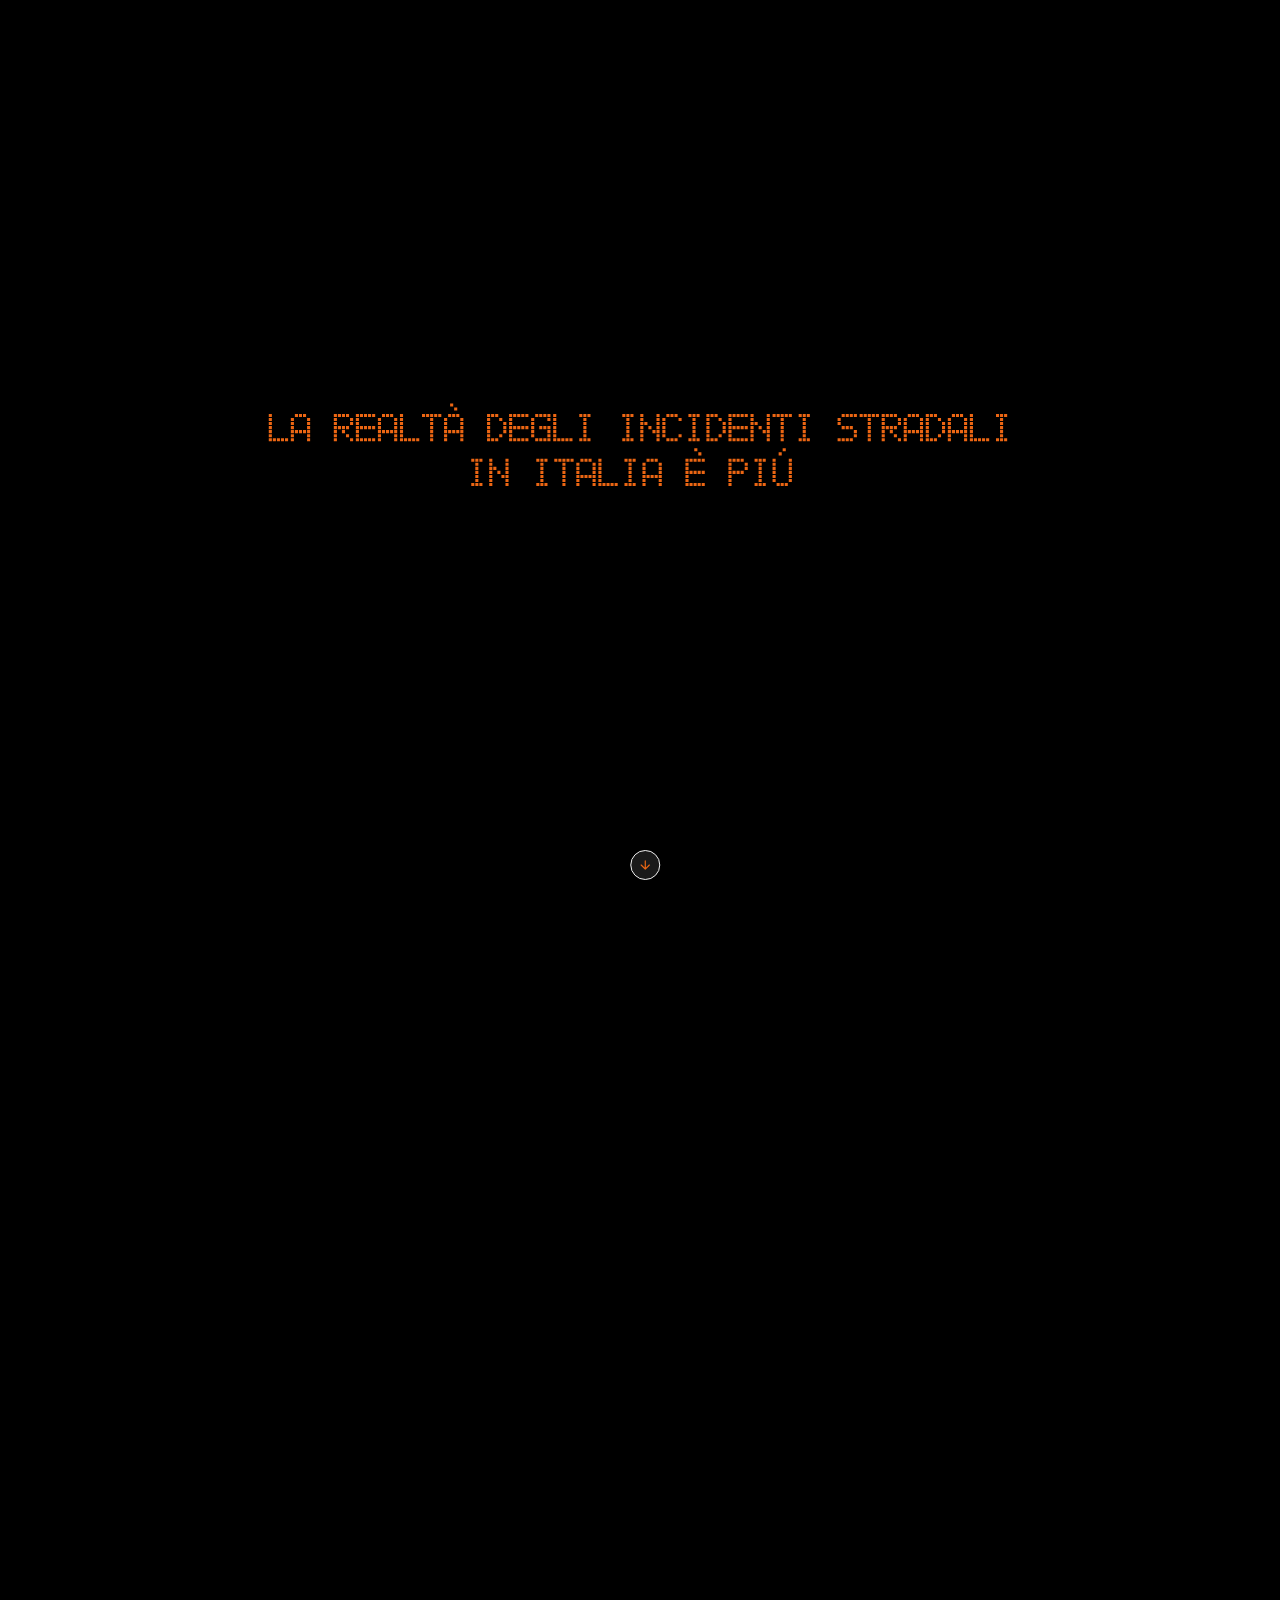
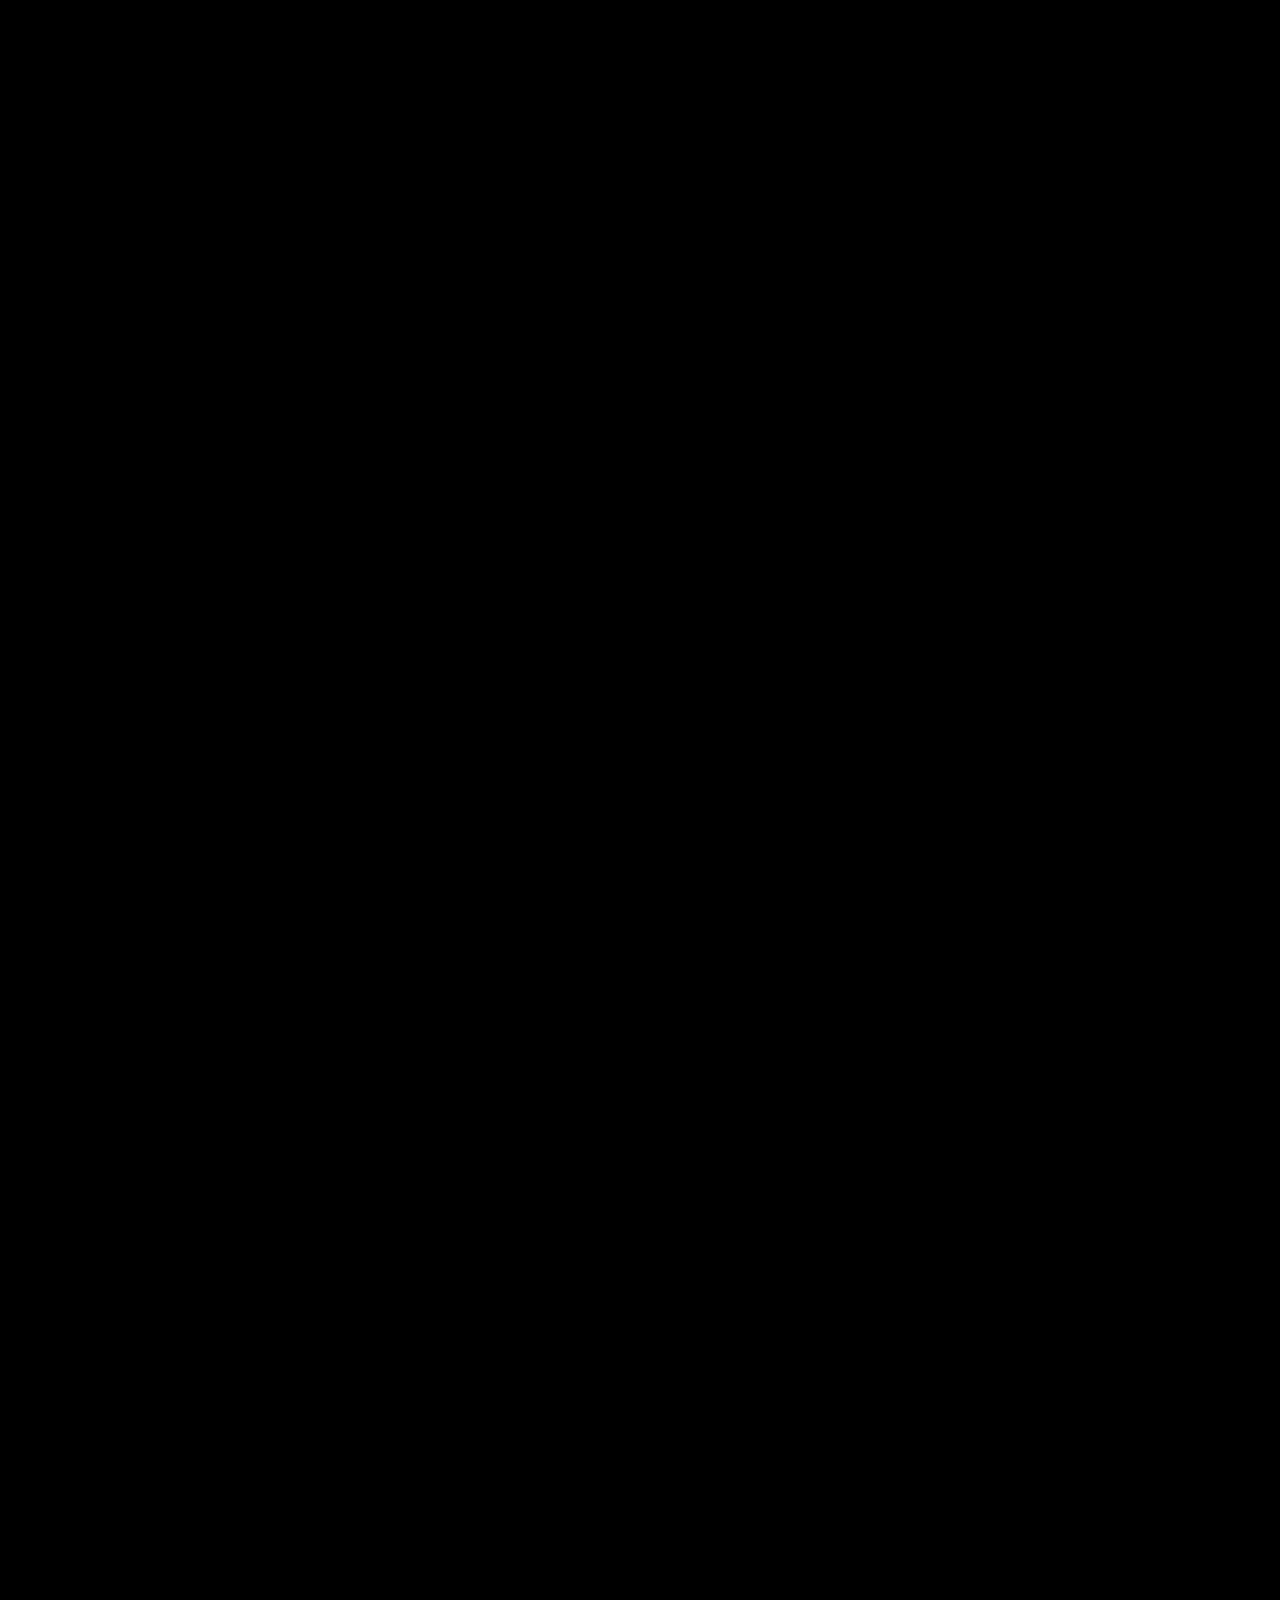
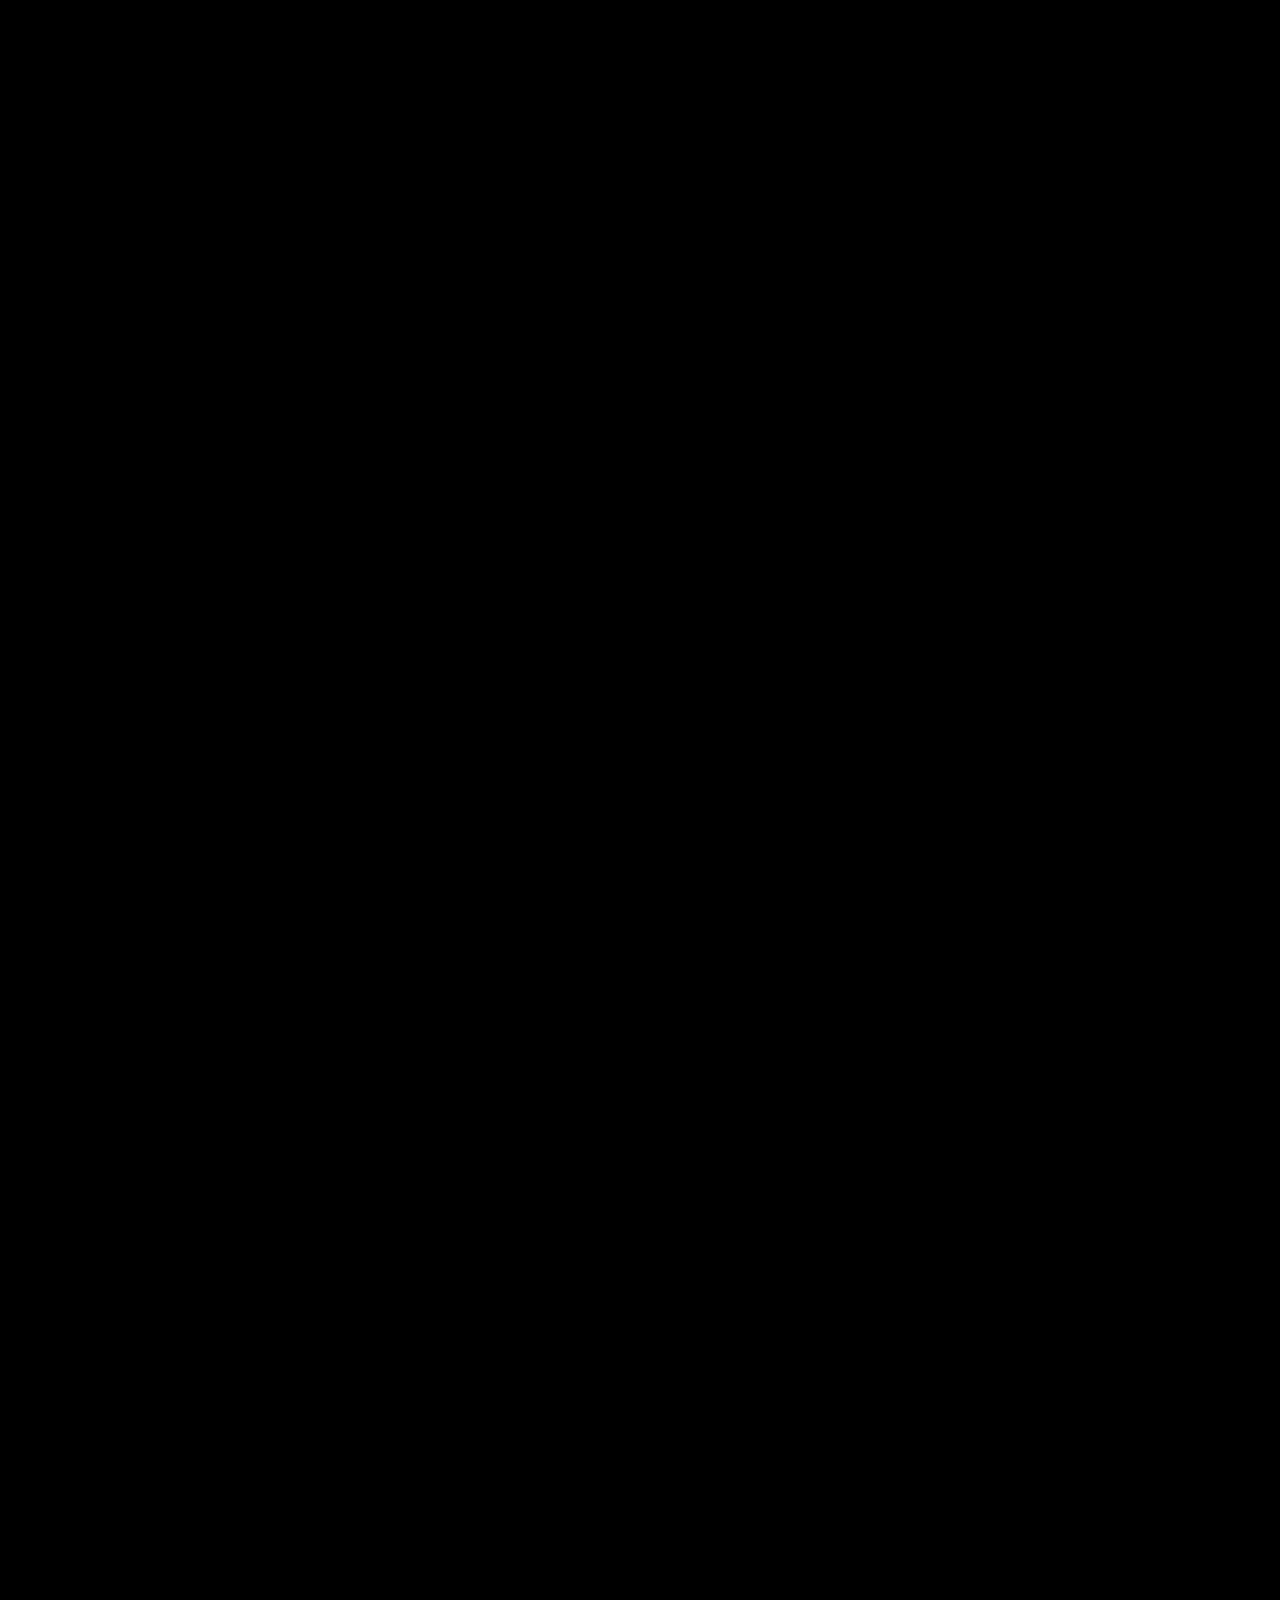
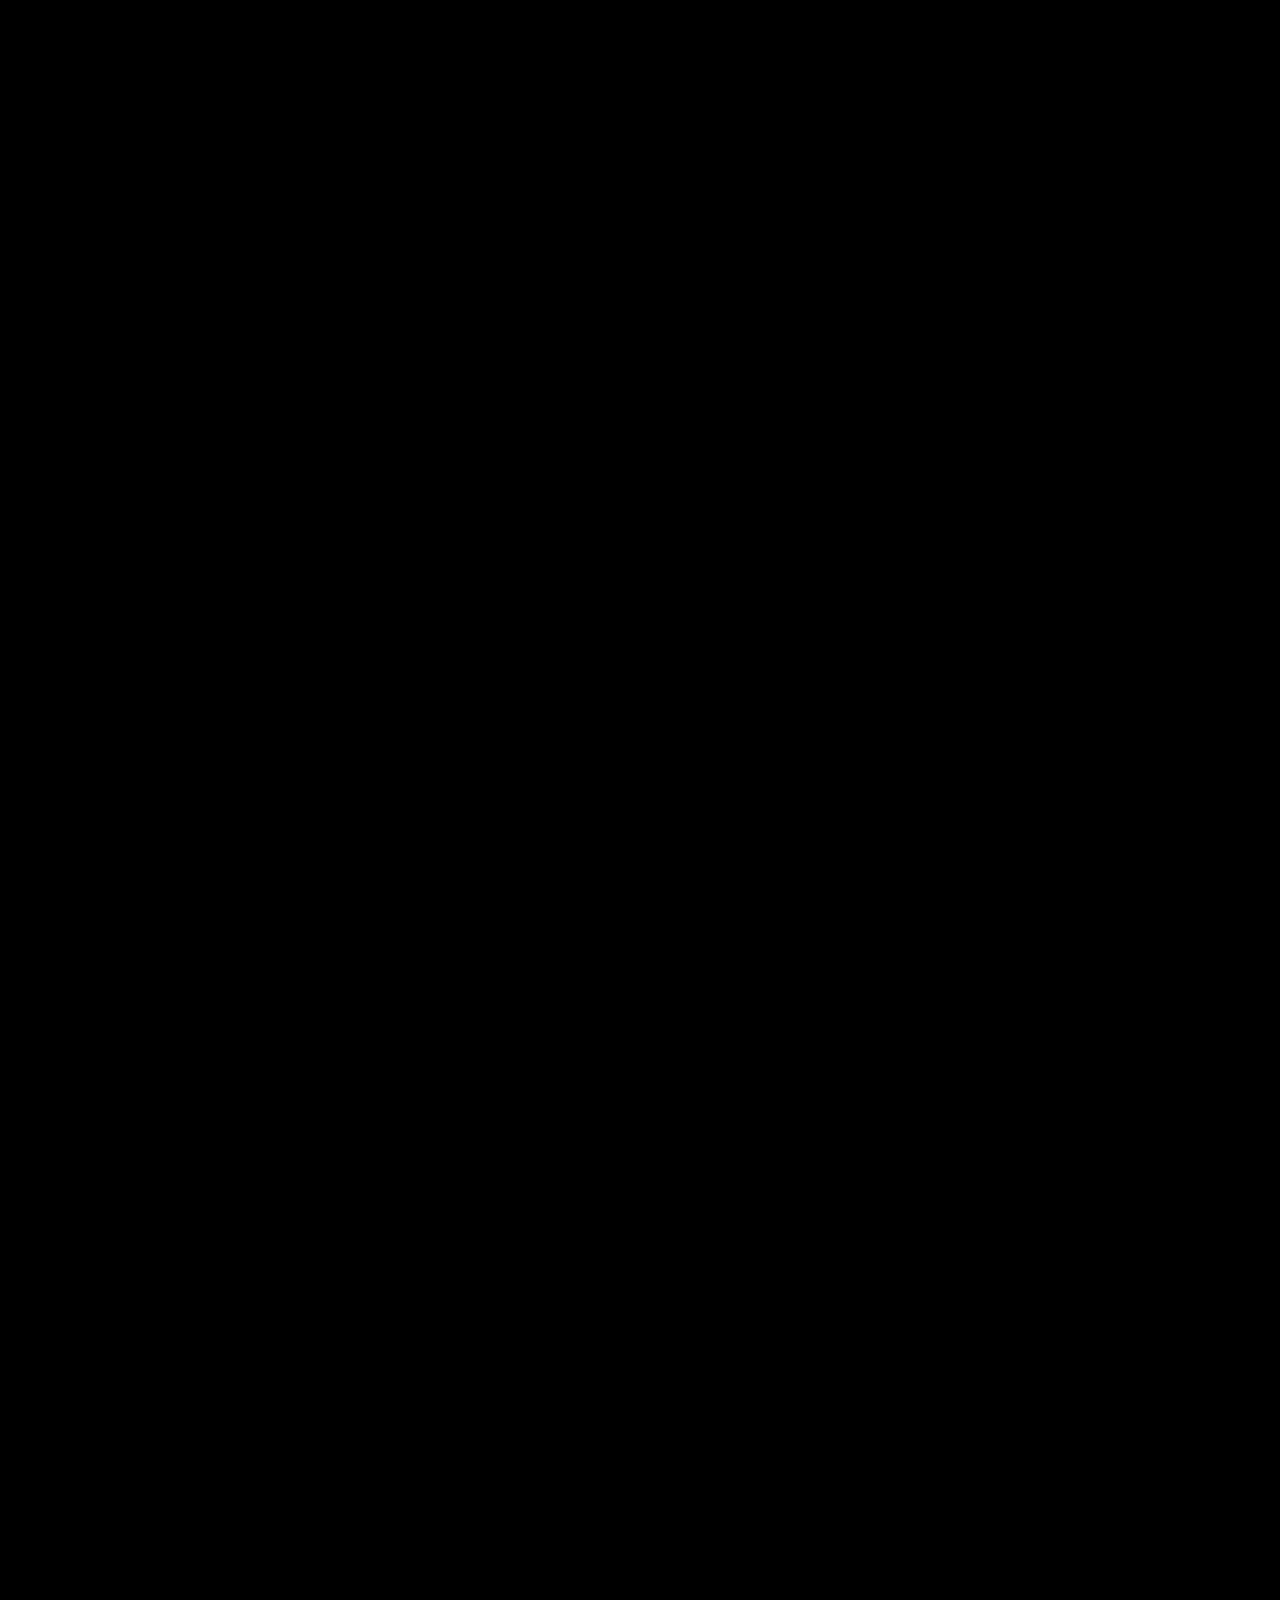
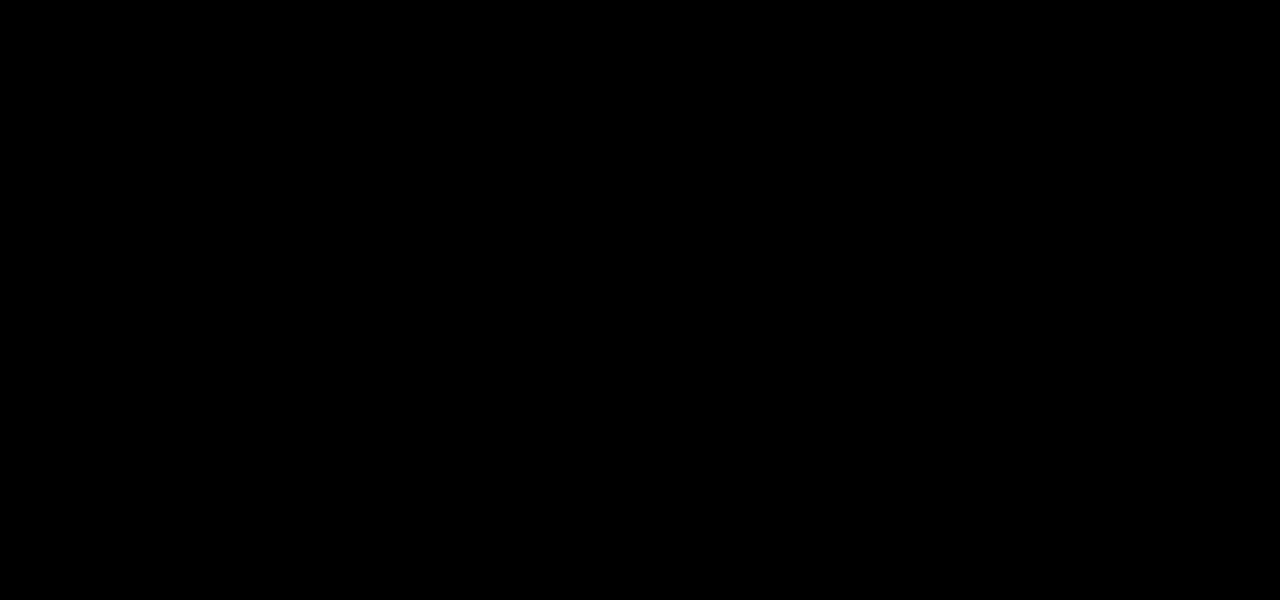
<file: index.html>
<!DOCTYPE html>
<html lang="en">
  <head>
    <meta charset="utf-8" />
    <meta name="viewport" content="width=device-width, initial-scale=1.0" />

    <title>Incidenti stradali</title>

    <link rel="stylesheet" type="text/css" href="style.css" />

    <script src="libraries/p5.min.js"></script>
    <script src="libraries/p5.sound.min.js"></script>
  </head>

  <body>

    <!-- ========================================
         NAVBAR - Barra di navigazione in alto
         ======================================== -->
    <nav id="navbar">
      <div class="nav-left">
        <a href="#intro" class="nav-item active" data-section="0">Intro</a>
        <a href="#incidenti" class="nav-item" data-section="1">Incidenti</a>
        <div class="nav-item dropdown" data-section="2">
          <a href="#responsabilita" class="dropdown-link">Responsabilità</a>
          <div class="dropdown-menu" id="dropdown-responsabilita-menu">
            <a href="javascript:void(0)" class="dropdown-item" data-categoria="conducenti">Conducenti</a>
            <a href="javascript:void(0)" class="dropdown-item" data-categoria="cause-esterne-concomitanti">Cause esterne e concomitanti</a>
            <a href="javascript:void(0)" class="dropdown-item" data-categoria="non-conducenti">Non conducenti</a>
          </div>
        </div>
        <span class="nav-separator" id="nav-separator" style="display: none;">/</span>
        <div class="nav-item nav-item-sub dropdown" id="nav-categoria-container" style="display: none;">
          <a href="#dettaglio" class="dropdown-link" id="nav-categoria" data-section="3">Dettaglio</a>
          <div class="dropdown-menu" id="dropdown-categoria-menu">
            <a href="javascript:void(0)" class="dropdown-item" data-categoria="conducenti">Conducenti</a>
            <a href="javascript:void(0)" class="dropdown-item" data-categoria="cause-esterne-concomitanti">Cause esterne e concomitanti</a>
            <a href="javascript:void(0)" class="dropdown-item" data-categoria="non-conducenti">Non conducenti</a>
          </div>
        </div>
      </div>

      <!-- Counter centrale che appare dopo la sezione 6 -->
      <div id="navbar-counter" class="navbar-counter">
        <!-- Sezione sinistra: Countdown -->
        <div class="counter-section counter-left">
          <div class="counter-label-top">Prossimo aggiornamento tra:</div>
          <div class="counter-countdown-number" id="counter-countdown-number">0</div>
        </div>
        
        <!-- Sezione centrale: Statistiche -->
        <div class="counter-section counter-center">
          <div class="counter-item">
            <span class="counter-number" id="nav-incidenti">0</span>
            <span class="counter-label">Incidenti</span>
          </div>
          <div class="counter-item">
            <span class="counter-number" id="nav-morti">0</span>
            <span class="counter-label">Morti</span>
          </div>
          <div class="counter-item">
            <span class="counter-number" id="nav-feriti">0</span>
            <span class="counter-label">Feriti</span>
          </div>
        </div>
        
        <!-- Sezione destra: Data e ora -->
        <div class="counter-section counter-right">
          <div class="counter-label-top">Statistiche medie giornaliere del:</div>
          <div class="counter-datetime" id="counter-datetime">2/2/2024 12:08</div>
        </div>
      </div>

      <div class="nav-right">
        <a class="nav-external" href="pages/chi_siamo.html">Chi siamo</a>
        <a class="nav-external" href="pages/dati.html">I dati</a>
      </div>
    </nav>
    
    <!-- Frecce fisse per navigazione checkpoint -->
    <div class="scroll-arrows-container">
      <div id="scroll-arrow-up" class="scroll-arrow scroll-arrow-up">
        <svg width="24" height="24" viewBox="0 0 24 24" fill="none" xmlns="http://www.w3.org/2000/svg">
          <path d="M12 19L12 5M12 5L5 12M12 5L19 12" stroke="white" stroke-width="2" stroke-linecap="round" stroke-linejoin="round"/>
        </svg>
      </div>
      <div id="scroll-arrow-down" class="scroll-arrow scroll-arrow-down">
        <svg width="24" height="24" viewBox="0 0 24 24" fill="none" xmlns="http://www.w3.org/2000/svg">
          <path d="M12 5L12 19M12 19L19 12M12 19L5 12" stroke="white" stroke-width="2" stroke-linecap="round" stroke-linejoin="round"/>
        </svg>
      </div>
    </div>

    <!-- Freccia indietro per tornare alle responsabilità -->
    <div id="back-arrow" class="back-arrow">
      <svg width="24" height="24" viewBox="0 0 24 24" fill="none" xmlns="http://www.w3.org/2000/svg">
        <path d="M19 12H5M5 12L12 19M5 12L12 5" stroke="white" stroke-width="2" stroke-linecap="round" stroke-linejoin="round"/>
      </svg>
    </div>

    <!-- Frecce navigazione tra categorie di dettaglio -->
    <div id="detail-arrow-left" class="detail-arrow detail-arrow-left">
      <svg width="24" height="24" viewBox="0 0 24 24" fill="none" xmlns="http://www.w3.org/2000/svg">
        <path d="M19 12H5M5 12L12 19M5 12L12 5" stroke="white" stroke-width="2" stroke-linecap="round" stroke-linejoin="round"/>
      </svg>
    </div>
    <div id="detail-arrow-right" class="detail-arrow detail-arrow-right">
      <svg width="24" height="24" viewBox="0 0 24 24" fill="none" xmlns="http://www.w3.org/2000/svg">
        <path d="M5 12H19M19 12L12 5M19 12L12 19" stroke="white" stroke-width="2" stroke-linecap="round" stroke-linejoin="round"/>
      </svg>
    </div>
    
    <!-- Info tooltip per descrizioni categorie -->
    <div id="categoria-info-icon" class="categoria-info-icon" style="display: none;">
      <span class="info-circle">i</span>
      <div class="info-tooltip">
        <p id="info-tooltip-text"></p>
      </div>
    </div>
    
    <!-- Info tooltip per formula gradiente -->
    <div id="gradiente-info-icon" class="gradiente-info-icon" style="display: none;">
      <span class="gradiente-info-circle">i</span>
      <div class="gradiente-info-tooltip" id="gradiente-info-tooltip">
        <div class="formula-container">
          <span>Mortalità =</span>
          <div class="formula-fraction">
            <span class="formula-numerator">numero morti</span>
            <span class="formula-denominator">numero incidenti</span>
          </div>
          <span>x 100</span>
        </div>
      </div>
    </div>
    
    <script src="sketch.js"></script>
  </body>
</html>
</file>
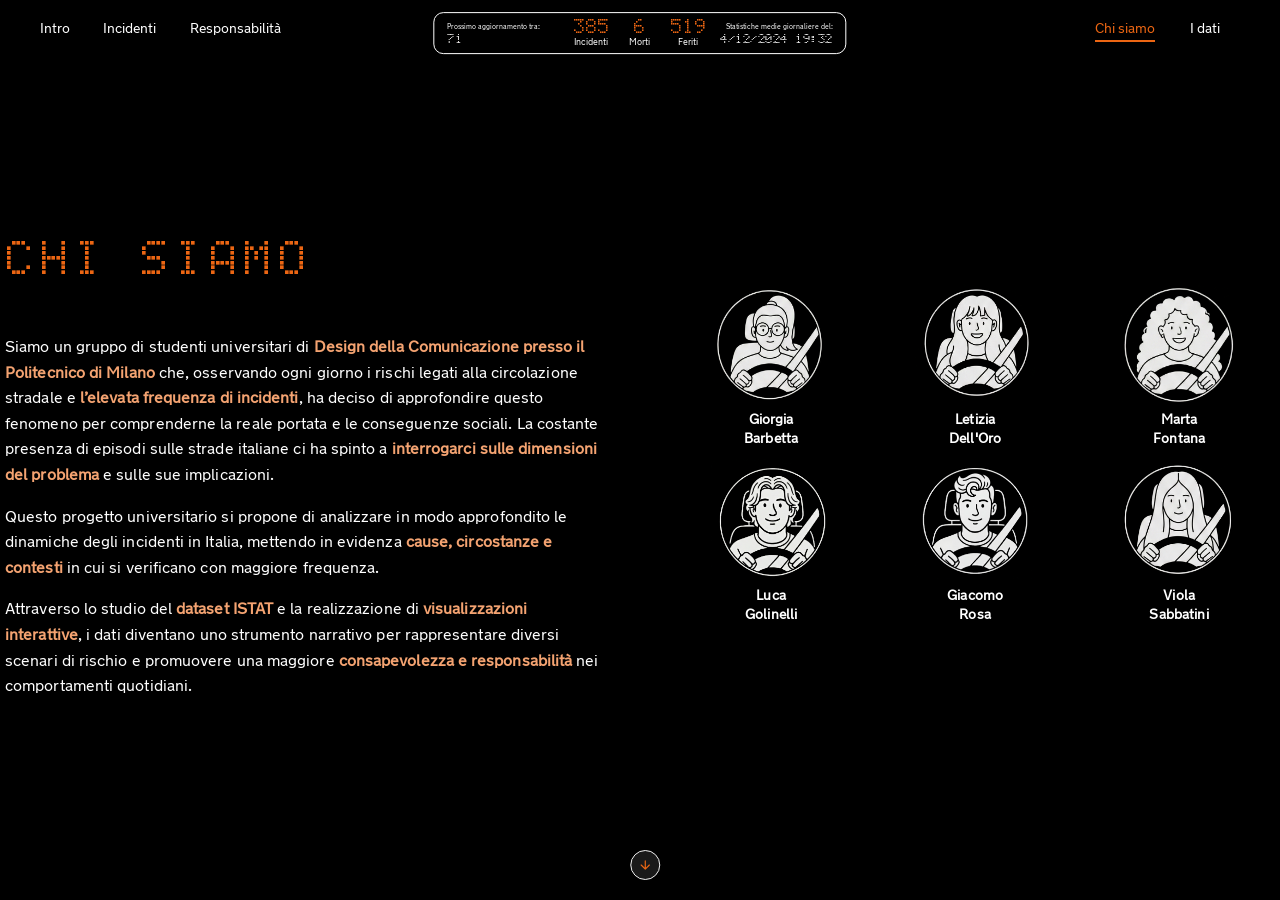
<file: pages/chi_siamo.html>
<!doctype html>
<html lang="it">

<head>
  <meta charset="UTF-8" />
  <meta name="viewport" content="width=device-width, initial-scale=1.0" />
  <title>Chi Siamo - Incidenti Stradali</title>
  <link rel="stylesheet" href="../style.css" />
  <!-- p5 PRIMA del file chi_siamo.js -->
  <script src="../libraries/p5.min.js"></script>
  <script src="../libraries/p5.sound.min.js"></script>
  <script src="../javascript/chi_siamo.js"></script>
</head>

<body>
  <!-- Navbar -->
  <nav id="navbar" class="visible">
    <div class="nav-left">
      <a href="../index.html" class="nav-item" data-section="0"
        onclick="sessionStorage.setItem('skipCounterAnimation', 'true')">Intro</a>
      <a href="../index.html#incidenti" class="nav-item" data-section="1"
        onclick="sessionStorage.setItem('skipCounterAnimation', 'true')">Incidenti</a>
      <div class="nav-item dropdown" data-section="2">
        <a href="../index.html#responsabilita" class="dropdown-link"
          onclick="sessionStorage.setItem('skipCounterAnimation', 'true')">Responsabilità</a>
        <div class="dropdown-menu" id="dropdown-responsabilita-menu">
          <a href="../index.html#conducenti" class="dropdown-item" data-categoria="conducenti"
            onclick="sessionStorage.setItem('skipCounterAnimation', 'true')">Conducenti</a>
          <a href="../index.html#cause-esterne-concomitanti" class="dropdown-item"
            data-categoria="cause-esterne-concomitanti"
            onclick="sessionStorage.setItem('skipCounterAnimation', 'true')">Cause esterne e concomitanti</a>
          <a href="../index.html#non-conducenti" class="dropdown-item" data-categoria="non-conducenti"
            onclick="sessionStorage.setItem('skipCounterAnimation', 'true')">Non conducenti</a>
        </div>
      </div>
      <span class="nav-separator" id="nav-separator" style="display: none">/</span>
      <a href="#dettaglio" class="nav-item nav-item-sub" id="nav-categoria" data-section="3"
        style="display: none">Dettaglio</a>
    </div>

      <!-- Counter centrale che appare dopo la sezione 6 -->
      <div id="navbar-counter" class="navbar-counter">
        <!-- Sezione sinistra: Countdown -->
        <div class="counter-section counter-left">
          <div class="counter-label-top">Prossimo aggiornamento tra:</div>
          <div class="counter-countdown-number" id="counter-countdown-number">0</div>
        </div>
        
        <!-- Sezione centrale: Statistiche -->
        <div class="counter-section counter-center">
          <div class="counter-item">
            <span class="counter-number" id="nav-incidenti">0</span>
            <span class="counter-label">Incidenti</span>
          </div>
          <div class="counter-item">
            <span class="counter-number" id="nav-morti">0</span>
            <span class="counter-label">Morti</span>
          </div>
          <div class="counter-item">
            <span class="counter-number" id="nav-feriti">0</span>
            <span class="counter-label">Feriti</span>
          </div>
        </div>
        
        <!-- Sezione destra: Data e ora -->
        <div class="counter-section counter-right">
          <div class="counter-label-top">Statistiche medie giornaliere del:</div>
          <div class="counter-datetime" id="counter-datetime">2/2/2024 12:08</div>
        </div>
      </div>

    <div class="nav-right">
      <a class="nav-external active" href="chi_siamo.html">Chi siamo</a>
      <a class="nav-external" href="dati.html">I dati</a>
    </div>
  </nav>

  <!-- Sezione Chi Siamo -->
  <section id="chi-siamo" class="sezione-dati">
    <div class="two-column-layout">
      <!-- Colonna sinistra: Chi Siamo -->
      <div class="column">
        <h1>CHI SIAMO</h1>
        <p class="description">
          Siamo un gruppo di studenti universitari di <b>Design della Comunicazione presso il Politecnico di Milano</b> che,
          osservando ogni giorno i rischi legati alla circolazione stradale e <b>l’elevata frequenza di incidenti</b>, ha
          deciso di approfondire questo fenomeno per comprenderne la reale portata e le conseguenze sociali. La costante
          presenza di episodi sulle strade italiane ci ha spinto a <b>interrogarci sulle dimensioni del problema</b> e sulle
          sue implicazioni.
        </p>
        <p class="description">
          Questo progetto universitario si propone di analizzare in modo approfondito le dinamiche degli incidenti in
          Italia, mettendo in evidenza <b>cause, circostanze e contesti</b> in cui si verificano con maggiore frequenza.
        </p>
        <p class="description">
          Attraverso lo studio del <b>dataset ISTAT</b> e la realizzazione di <b>visualizzazioni interattive</b>, i dati diventano uno
          strumento narrativo per rappresentare diversi scenari di rischio e promuovere una maggiore <b>consapevolezza e
          responsabilità</b> nei comportamenti quotidiani.
        </p>
      </div>

      <!-- Colonna destra: Team -->
      <div class="column-images">
        <div class="team-grid">
          <div class="team-card">
            <img src="../Assets/Images/giorgia.png" alt="Giorgia Barbetta" class="team-photo" />
            <div class="card-name">
              <span>Giorgia</span>
              <span>Barbetta</span>
            </div>
          </div>
          <div class="team-card">
            <img src="../Assets/Images/letizia.png" alt="Letizia Dell'Oro" class="team-photo" />
            <div class="card-name">
              <span>Letizia</span>
              <span>Dell'Oro</span>
            </div>
          </div>
          <div class="team-card">
            <img src="../Assets/Images/marta.png" alt="Marta Fontana" class="team-photo" />
            <div class="card-name">
              <span>Marta</span>
              <span>Fontana</span>
            </div>
          </div>
          <div class="team-card">
            <img src="../Assets/Images/luca.png" alt="Luca Golinelli" class="team-photo" />
            <div class="card-name">
              <span>Luca</span>
              <span>Golinelli</span>
            </div>
          </div>
          <div class="team-card">
            <img src="../Assets/Images/giacomo.png" alt="Giacomo Rosa" class="team-photo" />
            <div class="card-name">
              <span>Giacomo</span>
              <span>Rosa</span>
            </div>
          </div>
          <div class="team-card">
            <img src="../Assets/Images/viola.png" alt="Viola Sabbatini" class="team-photo" />
            <div class="card-name">
              <span>Viola</span>
              <span>Sabbatini</span>
            </div>
          </div>
        </div>
      </div>
    </div>
  </section>

  <!-- Frecce fisse per navigazione checkpoint -->
  <div class="scroll-arrows-container">
    <div id="scroll-arrow-up" class="scroll-arrow scroll-arrow-up">
      <svg width="24" height="24" viewBox="0 0 24 24" fill="none" xmlns="http://www.w3.org/2000/svg">
        <path d="M12 19L12 5M12 5L5 12M12 5L19 12" stroke="white" stroke-width="2" stroke-linecap="round"
          stroke-linejoin="round" />
      </svg>
    </div>
    <div id="scroll-arrow-down" class="scroll-arrow scroll-arrow-down">
      <svg width="24" height="24" viewBox="0 0 24 24" fill="none" xmlns="http://www.w3.org/2000/svg">
        <path d="M12 5L12 19M12 19L19 12M12 19L5 12" stroke="white" stroke-width="2" stroke-linecap="round"
          stroke-linejoin="round" />
      </svg>
    </div>
  </div>

  <!--FOOTER-->
  <section class="credits-section">
    <div class="credits-page">

      <div class="credits-header">
        <div class="credits-brand-left">
          <img class="credits-logo-polimi" src="../Assets/Images/logo_politecnico.svg" alt="Politecnico di Milano" />
        </div>

        <div class="credits-brand-right">
          <img class="credits-logo-necst" src="../Assets/Images/logo_NECTS.svg" alt="NECST Laboratory" />
          <img class="credits-logo-density" src="../Assets/Images/logo_DensityDesign.svg" alt="DENSITY GN+" />
        </div>
      </div>

      <!-- CONTENUTO CENTRATO/ABBASSATO -->
      <div class="credits-content">
        <p class="credits-intro">
          Laurea Triennale in Design della Comunicazione<br />
          Laboratorio di Computer Grafica per l’Information Design<br />
          Anno Accademico 2025/2026
        </p>

        <section class="credits-cols" aria-label="Crediti e risorse">
          <div>
            <h3 class="credits-section-title">Docenti</h3>
            <div class="credits-block">
              <div class="credits-bar" style="height: 3.2rem"></div>
              <div>
                <ul class="credits-clean">
                  <li>Conficconi Davide</li>
                  <li>Mauri Michele</li>
                </ul>
              </div>
            </div>

            <h3 class="credits-section-title" style="margin-top: 0.9rem">
              Cultori della materia
            </h3>
            <div class="credits-block">
              <div class="credits-bar" style="height: 3.2rem"></div>
              <div>
                <ul class="credits-clean">
                  <li>Facchini Alessandra</li>
                  <li>Nazzari Alessandro</li>
                </ul>
              </div>
            </div>
          </div>

          <div>
            <h3 class="credits-section-title">Progetto a cura di</h3>
            <div class="credits-block">
              <div class="credits-bar" style="height: 11.3rem"></div>
              <div>
                <ul class="credits-clean">
                  <li>Barbetta Giorgia</li>
                  <li>Dell’Oro Letizia</li>
                  <li>Fontana Marta</li>
                  <li>Golinelli Luca</li>
                  <li>Rosa Giacomo</li>
                  <li>Sabbatini Viola</li>
                </ul>
              </div>
            </div>
          </div>

          <div>
            <h3 class="credits-section-title">Per approfondire</h3>
            <div class="credits-block">
              <div class="credits-bar" style="height: 5.5rem"></div>
              <div class="credits-links">
                <a href="https://www.istat.it/comunicato-stampa/incidenti-stradali-in-italia-2024/" target="_blank"
                  rel="noreferrer">
                  Visita il sito dell’ISTAT
                  <svg class="credits-ext" viewBox="0 0 24 24" fill="none" aria-hidden="true">
                    <path d="M14 5h5v5" stroke="currentColor" stroke-width="2" stroke-linecap="round"
                      stroke-linejoin="round" />
                    <path d="M10 14L19 5" stroke="currentColor" stroke-width="2" stroke-linecap="round" />
                    <path d="M19 14v5H5V5h5" stroke="currentColor" stroke-width="2" stroke-linecap="round"
                      stroke-linejoin="round" />
                  </svg>
                </a>

                <a href="https://www.istat.it/wp-content/uploads/2025/07/REPORT_INCIDENTI_STRADALI_2024.pdf"
                  target="_blank" rel="noreferrer">
                  Visualizza report del 2024
                  <svg class="credits-ext" viewBox="0 0 24 24" fill="none" aria-hidden="true">
                    <path d="M14 5h5v5" stroke="currentColor" stroke-width="2" stroke-linecap="round"
                      stroke-linejoin="round" />
                    <path d="M10 14L19 5" stroke="currentColor" stroke-width="2" stroke-linecap="round" />
                    <path d="M19 14v5H5V5h5" stroke="currentColor" stroke-width="2" stroke-linecap="round"
                      stroke-linejoin="round" />
                  </svg>
                </a>

                <a href="https://docs.google.com/spreadsheets/d/1hCYG5egUPgJF1pFeJl0nH7oTFf1VtAod-id41BWjpTE/edit?usp=sharing"
                  target="_blank" rel="noreferrer">
                  Consulta il dataset da noi riordinato
                  <svg class="credits-ext" viewBox="0 0 24 24" fill="none" aria-hidden="true">
                    <path d="M14 5h5v5" stroke="currentColor" stroke-width="2" stroke-linecap="round"
                      stroke-linejoin="round" />
                    <path d="M10 14L19 5" stroke="currentColor" stroke-width="2" stroke-linecap="round" />
                    <path d="M19 14v5H5V5h5" stroke="currentColor" stroke-width="2" stroke-linecap="round"
                      stroke-linejoin="round" />
                  </svg>
                </a>
              </div>
            </div>
          </div>
        </section>
      </div>

      <footer class="credits-footer">
        <div class="credits-copy">© CC-BY 4.0 Gli autori / The authors</div>
        <div class="credits-lang">
          <div>
            [ENG] Except where otherwise noted, all content on this website is
            licensed under the Creative Commons Attribution 4.0 International
            License (CC BY 4.0). You are free to share and adapt the material,
            including for commercial use, provided appropriate credit is
            given.
          </div>
          <div>
            [ITA] Salvo diversa indicazione, tutti i contenuti di questo sito
            web sono concessi in licenza Creative Commons Attribution 4.0
            International License (CC BY 4.0). Sei libero di condividere e
            adattare il materiale, anche per scopi commerciali, a condizione
            di menzionare i creatori come autori originali dell’opera.
          </div>
        </div>
      </footer>
    </div>
  </section>
</body>

</html>
</file>
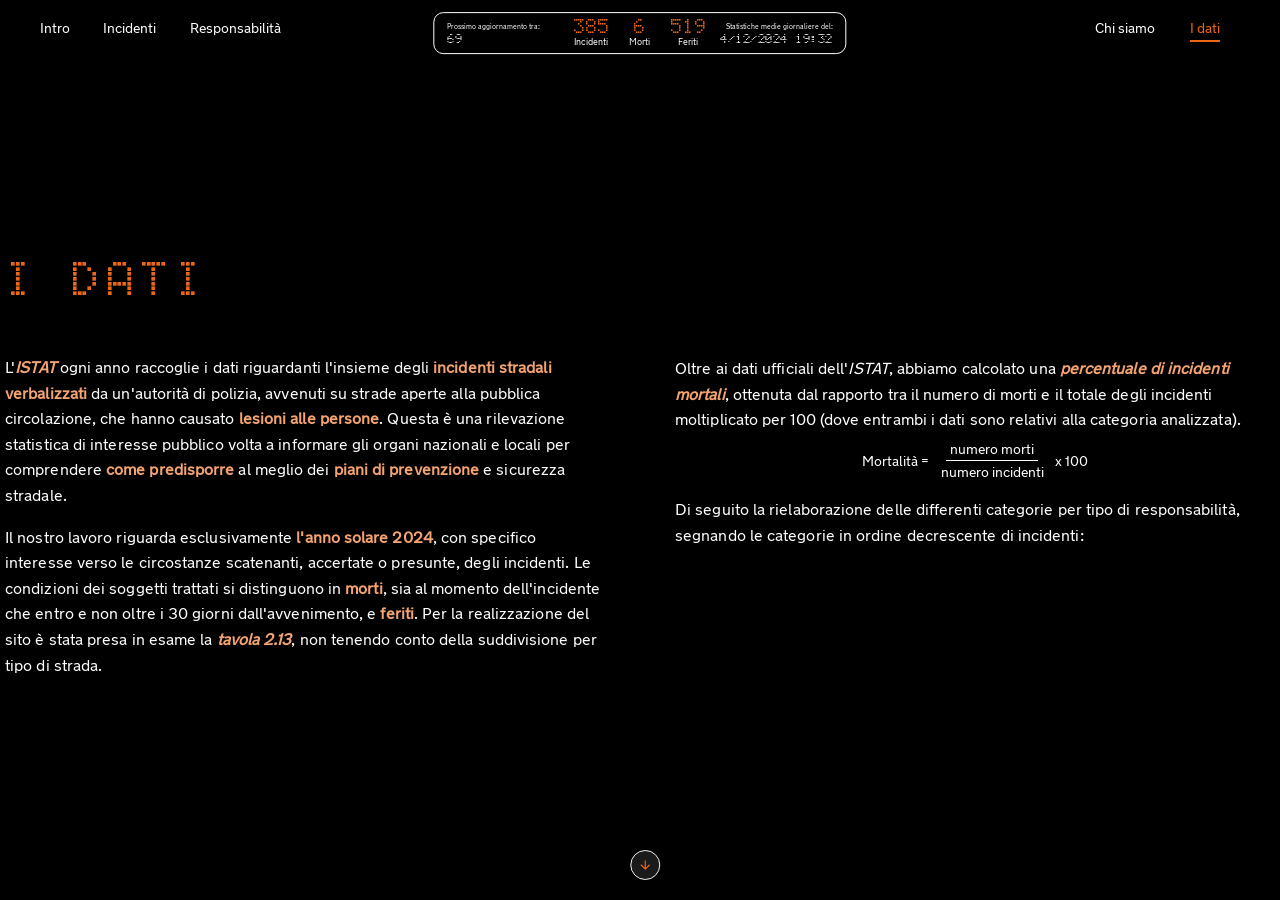
<file: pages/dati.html>
<!DOCTYPE html>
<html lang="it">

<head>
  <meta charset="utf-8" />
  <meta name="viewport" content="width=device-width, initial-scale=1.0" />
  <title>I Dati - Incidenti Stradali</title>
  <!--collego css-->
  <link rel="stylesheet" href="../style.css" />
  <!--collego js - p5 PRIMA del file dati.js-->
  <script src="../libraries/p5.min.js"></script>
  <script src="../libraries/p5.sound.min.js"></script>
  <script src="../javascript/dati.js"></script>

</head>

<body>
  <!-- Navbar -->
  <nav id="navbar" class="visible">
    <div class="nav-left">
      <a href="../index.html" class="nav-item" data-section="0"
        onclick="sessionStorage.setItem('skipCounterAnimation', 'true')">Intro</a>
      <a href="../index.html#incidenti" class="nav-item" data-section="1"
        onclick="sessionStorage.setItem('skipCounterAnimation', 'true')">Incidenti</a>
      <div class="nav-item dropdown" data-section="2">
        <a href="../index.html#responsabilita" class="dropdown-link"
          onclick="sessionStorage.setItem('skipCounterAnimation', 'true')">Responsabilità</a>
        <div class="dropdown-menu" id="dropdown-responsabilita-menu">
          <a href="../index.html#conducenti" class="dropdown-item" data-categoria="conducenti"
            onclick="sessionStorage.setItem('skipCounterAnimation', 'true')">Conducenti</a>
          <a href="../index.html#cause-esterne-concomitanti" class="dropdown-item"
            data-categoria="cause-esterne-concomitanti"
            onclick="sessionStorage.setItem('skipCounterAnimation', 'true')">Cause esterne e concomitanti</a>
          <a href="../index.html#non-conducenti" class="dropdown-item" data-categoria="non-conducenti"
            onclick="sessionStorage.setItem('skipCounterAnimation', 'true')">Non conducenti</a>
        </div>
      </div>
      <span class="nav-separator" id="nav-separator" style="display: none;">/</span>
      <a href="#dettaglio" class="nav-item nav-item-sub" id="nav-categoria" data-section="3"
        style="display: none;">Dettaglio</a>
    </div>

    <!-- Counter centrale che appare dopo la sezione 6 -->
    <div id="navbar-counter" class="navbar-counter">
      <!-- Sezione sinistra: Countdown -->
      <div class="counter-section counter-left">
        <div class="counter-label-top">Prossimo aggiornamento tra:</div>
        <div class="counter-countdown-number" id="counter-countdown-number">0</div>
      </div>
      
      <!-- Sezione centrale: Statistiche -->
      <div class="counter-section counter-center">
        <div class="counter-item">
          <span class="counter-number" id="nav-incidenti">0</span>
          <span class="counter-label">Incidenti</span>
        </div>
        <div class="counter-item">
          <span class="counter-number" id="nav-morti">0</span>
          <span class="counter-label">Morti</span>
        </div>
        <div class="counter-item">
          <span class="counter-number" id="nav-feriti">0</span>
          <span class="counter-label">Feriti</span>
        </div>
      </div>
      
      <!-- Sezione destra: Data e ora -->
      <div class="counter-section counter-right">
        <div class="counter-label-top">Statistiche medie giornaliere del:</div>
        <div class="counter-datetime" id="counter-datetime">2/2/2024 12:08</div>
      </div>
    </div>

    <div class="nav-right">
      <a class="nav-external" href="chi_siamo.html">Chi siamo</a>
      <a class="nav-external active" href="dati.html">I dati</a>
    </div>
  </nav>

  <!-- Frecce fisse per navigazione checkpoint -->
  <div class="scroll-arrows-container">
    <div id="scroll-arrow-up" class="scroll-arrow scroll-arrow-up">
      <svg width="24" height="24" viewBox="0 0 24 24" fill="none" xmlns="http://www.w3.org/2000/svg">
        <path d="M12 19L12 5M12 5L5 12M12 5L19 12" stroke="white" stroke-width="2" stroke-linecap="round"
          stroke-linejoin="round" />
      </svg>
    </div>
    <div id="scroll-arrow-down" class="scroll-arrow scroll-arrow-down">
      <svg width="24" height="24" viewBox="0 0 24 24" fill="none" xmlns="http://www.w3.org/2000/svg">
        <path d="M12 5L12 19M12 19L19 12M12 19L5 12" stroke="white" stroke-width="2" stroke-linecap="round"
          stroke-linejoin="round" />
      </svg>
    </div>
  </div>

  <!-- SEZIONE 1: Testo descrittivo -->
  <section id="i-dati" class="sezione-dati">
    <div class="two-column-layout">
      <div class="column">
        <h1>I DATI</h1>
        <p class="description">
          L'<b><i>ISTAT</i></b> ogni anno raccoglie i dati riguardanti l'insieme degli <b>incidenti
            stradali verbalizzati</b> da un'autorità di polizia, avvenuti su strade aperte
          alla pubblica circolazione, che hanno causato <b>lesioni alle persone</b>. Questa
          è una rilevazione statistica di interesse pubblico volta a informare gli
          organi nazionali e locali per comprendere <b>come predisporre</b> al meglio dei
          <b>piani di prevenzione</b> e sicurezza stradale.
        </p>
        <p class="description">
          Il nostro lavoro riguarda esclusivamente <b>l'anno solare 2024</b>, con specifico
          interesse verso le circostanze scatenanti, accertate o presunte, degli
          incidenti. Le condizioni dei soggetti trattati si distinguono in <b>morti</b>,
          sia al momento dell'incidente che entro e non oltre i 30 giorni dall'avvenimento, e <b>feriti</b>.
          Per la realizzazione del sito è stata presa in esame la <b><i>tavola 2.13</i></b>,
          non tenendo conto della suddivisione per tipo di strada.
        </p>
      </div>
      <div class="column column-right">
        <p class="description">Oltre ai dati ufficiali dell'<i>ISTAT</i>,
          abbiamo calcolato una <b><i>percentuale di incidenti mortali</i></b>, ottenuta dal
          rapporto tra il numero di morti e il totale degli incidenti moltiplicato per 100
          (dove entrambi i dati sono relativi alla categoria analizzata).
        </p>
        <div>
          <div class="formula-container">
            <span>Mortalità =</span>
            <div class="formula-fraction">
              <span class="formula-numerator">numero morti</span>
              <span class="formula-denominator">numero incidenti</span>
            </div>
            <span>x 100</span>
          </div>
        </div>
        <p class="description">
          Di seguito la rielaborazione delle differenti categorie per tipo di
          responsabilità, <br> segnando le categorie in ordine decrescente di incidenti:
        </p>
      </div>
    </div>
  </section>

  <!-- SEZIONE 2: Liste categorie con menu a tendina -->
  <section id="categorie" class="sezione-dati-tendine">
    <div>
      <!--CONDUCENTI-->
      <div class="Listadati">
        <div class="bigCategory">
          <h2>CONDUCENTI</h2>
          <p class="sottotitoloCat">Rientrano le cause legate ai comportamenti, agli errori o alle distrazioni dei
            guidatori.</p>
          <div>
            <button class="newCategory">
              Mancata precedenza/semaforo<span>▼</span>
            </button>
            <div class="oldCategory">
              <ul>
                <li>Procedeva senza rispettare lo stop</li>
                <li>Procedeva senza rispettare il segnale di dare precedenza</li>
                <li>
                  Procedeva senza dare precedenza al veicolo proveniente da destra
                </li>
                <li>
                  Procedeva senza rispettare le segnalazioni semaforiche o dell'agente
                </li>
                <li>Attraversava imprudentemente il passaggio a livello</li>
              </ul>
            </div>
            <button class="newCategory">In manovra<span>▼</span></button>
            <div class="oldCategory">
              <ul>
                <li>Manovrava per immettersi nel flusso della circolazione</li>
                <li>
                  Manovrava per svoltare a sinistra (passaggio privato, distributore)
                </li>
                <li>Manovrava in retrocessione o conversione</li>
                <li>Manovrava irregolarmente per fermarsi o sostare</li>
              </ul>
            </div>
            <button class="newCategory">
              Mancata distanza di sicurezza<span>▼</span>
            </button>
            <div class="oldCategory">
              <ul>
                <li>Procedeva senza mantenere la distanza di sicurezza</li>
                <li>Si affiancava ad altri veicoli a due ruote irregolarmente</li>
              </ul>
            </div>
            <button class="newCategory">Eccesso di velocità<span>▼</span></button>
            <div class="oldCategory">
              <ul>
                <li>Procedeva con eccesso di velocità</li>
                <li>Procedeva senza rispettare i limiti di velocità</li>
              </ul>
            </div>
            <button class="newCategory">Svolta irregolare<span>▼</span></button>
            <div class="oldCategory">
              <ul>
                <li>Svolta a sinistra irregolarmente</li>
                <li>Svolta a destra irregolarmente</li>
              </ul>
            </div>
            <button class="newCategory">Sorpasso regolare<span>▼</span></button>
            <div class="oldCategory">
              <ul>
                <li>Sorpassava all'incrocio</li>
                <li>Sorpassava veicolo in marcia</li>
              </ul>
            </div>
            <button class="newCategory">Sorpasso irregolare<span>▼</span></button>
            <div class="oldCategory">
              <ul>
                <li>Sorpassava in curva, su dosso o con insufficiente visibilità</li>
                <li>Sorpassava irregolarmente a destra</li>
                <li>Sorpassava senza osservare l'apposito segnale di divieto</li>
                <li>Sorpassava un veicolo che ne stava sorpassando un altro</li>
                <li>Sorpassava un veicolo fermatosi per consentire l'attraversamento del pedone</li>
                <li>Superava irregolarmente un tram alla fermata</li>
              </ul>
            </div>
          </div>
        </div>

        <!--CAUSE ESTERNE E CONCOMITANTI-->
        <div class="bigCategory">
          <h2>CAUSE ESTERNE E CONCOMITANTI</h2>
          <p class="sottotitoloCat">Rientrano le cause dovute a fattori esterni come ostacoli urtati o evitati,
            eventi concomitanti o imprecisati</p>
          <div>
            <button class="newCategory">Veicolo fermo<span>▼</span>
            </button>
            <div class="oldCategory">
              <ul>
                <li>Veicolo fermo in posizione irregolare (Circostanze riferibili ad ostacoli urtati)</li>
                <li>Veicolo (Circostanze riferibili ad ostacoli evitati)</li>
                <li>Veicolo fermo senza che sia stato collocato il prescritto apposito segnale (Circostanze riferibili
                  ad ostacoli urtati)</li>
              </ul>
            </div>
            <button class="newCategory">Ostacolo accidentale<span>▼</span></button>
            <div class="oldCategory">
              <ul>
                <li>Ostacolo accidentale (Circostanze riferibili ad ostacoli urtati)</li>
                <li>Ostacolo accidentale (Circostanze riferibili ad ostacoli evitati)</li>
              </ul>
            </div>
            <button class="newCategory"> Circostanze imprecisate<span>▼</span>
            </button>
            <div class="oldCategory">
              <ul>
                <li>Circostanze imprecisate</li>
                <li>Altre circostanze</li>
              </ul>
            </div>
          </div>

          <!--NON CONDUCENTI-->
          <div class="bigCategory">
            <h2>NON CONDUCENTI</h2>
            <p class="sottotitoloCat">Rientrano le cause attribuibili al comportamento di pedoni,
              passeggeri o altri utenti della strada non alla guida.</p>
            <div>
              <button class="newCategory">Discesa da veicolo con imprudenza<span>▼</span>
              </button>
              <div class="oldCategory">
                <ul>
                  <li>Discendeva dal veicolo in moto (circostanze riferibili alle persone trasportate)</li>
                  <li>Discendeva dal veicolo con imprudenza (circostanze riferibili a pedoni)</li>
                </ul>
              </div>
            </div>
          </div>
  </section>
</body>
</html>
</file>
<file: style.css>
/* ========================================
   FONT
   ======================================== */
@font-face {
  font-family: "LCD";
  src: url("Assets/Fonts/LCD5x7VF.ttf") format("truetype");
}

@font-face {
  font-family: "Transport";
  src: url("Assets/Fonts/NewTransportAAWEBRegular.ttf") format("truetype");
  font-style: normal;
}

/* ========================================
   PALETTE
   ======================================== */
:root {
  --bg: #000;
  --txt: #fff;

  --orange: #ec6613;
  --blue: #00a1f1;
  --green: #33bb44;
  --pink: #fd73ed;

  --hover: rgba(255, 255, 255, 0.1);

  /*visualizzazione di dettaglio*/
  --muted: #bdbdbd;
  --white-30: rgba(255, 255, 255, 0.3);

  /*grassetto nei dati*/
  --grass: color-mix(in srgb, var(--txt) 40%, var(--orange));  
}



/* ========================================
   STILE GENERALE
   ======================================== */
html,
body {
  margin: 0;
  padding: 0;
  height: 100%;
  overflow: hidden;
  /* no scrollbar */

  background: var(--bg);
  color: var(--txt);

  /*testi*/
  font-family: "Transport", Arial, Helvetica, sans-serif;
  font-size: clamp(14px, 0.83vw, 16px);
  /* 16px @ 1920px */
}

canvas {
  display: block;
}

p {
  font-size: clamp(15px, 0.83vw, 16px);
  /* 16px @ 1920px */
  line-height: 1.65;
  color: var(--txt);
  margin-bottom: clamp(8px, 0.52vw, 10px);
  /* 10px @ 1920px */
  font-weight: 400;
  letter-spacing: 0.005em;
  text-align: left;
  margin-left: auto;
  margin-right: auto;
  max-width: clamp(700px, 47.92vw, 920px);
  /* 920px @ 1920px */
}

h1 {
  font-family: "LCD", monospace;
  color: var(--orange);
  font-size: clamp(36px, 2.5vw, 48px);
  /* 48px @ 1920px */
  font-weight: 400;
  margin-top: clamp(60px, 4.17vw, 80px);
  /* 80px @ 1920px */
  margin-bottom: clamp(10px, 0.73vw, 14px);
  /* 14px @ 1920px - ridotto per avvicinare al testo */
  margin-left: auto;
  margin-right: auto;
  letter-spacing: 0.2em;
  text-align: center;
  line-height: 3;
}

h2 {
  font-family: "LCD", monospace;
  color: var(--txt);
  font-size: clamp(18px, 1.25vw, 24px);
  /* 24px @ 1920px */
  font-weight: 400;
  margin: 2em 0 0.5em clamp(28px, 2.08vw, 40px); /*allineato con i bottoni*/
}

h3 {
  font-family: "Transport", Arial, Helvetica, sans-serif;
  font-size: clamp(16px, 1.04vw, 20px);
  /* 20px @ 1920px */
  margin: 2em 0 0.5em 2rem;
}

b { /*bold*/
  color: var(--grass);
}


/* ========================================
   NAVBAR - Stile barra di navigazione
   ======================================== */
#navbar {
  position: fixed;
  top: 0;
  left: 0;
  width: 100%;
  height: clamp(60px, 4.17vw, 80px);
  /* 80px @ 1920px */
  background-color: var(--bg);
  display: flex;
  justify-content: space-between;
  align-items: center;
  padding: 0 clamp(35px, 2.6vw, 50px) 0 clamp(40px, 3.13vw, 60px);
  z-index: 1000;
  opacity: 0;
  transition: opacity 0.3s ease;
  pointer-events: none;
  box-sizing: border-box;
}

#navbar.visible {
  opacity: 1;
  pointer-events: all;
}

/* Lato sinistro: link sezioni */
.nav-left {
  display: flex;
  gap: clamp(30px, 2.6vw, 50px);
  /* 50px @ 1920px */
  align-items: center;
  flex-shrink: 0;
}

.nav-item {
  color: var(--txt);
  text-decoration: none;
  position: relative;
  padding-bottom: clamp(6px, 0.42vw, 8px);
  /* 8px @ 1920px */
  transition: color 0.3s ease;
  white-space: nowrap;
}

/* Separatore tra categoria principale e sottocategoria */
.nav-separator {
  color: var(--txt);
  opacity: 0.5;
  margin: 0 clamp(3px, 0.21vw, 4px);
  margin-left: clamp(-30px, -2.08vw, -40px);
  /* -40px @ 1920px */
  font-size: clamp(12px, 0.73vw, 14px);
  /* 14px @ 1920px */
}

/* Stile per link sottocategoria */
.nav-item-sub {
  font-size: clamp(12px, 0.73vw, 14px);
  /* 14px @ 1920px */
  opacity: 0.85;
  margin-left: clamp(-30px, -2.08vw, -40px);
  /* -40px @ 1920px */
}

/* Sottolineatura arancione per sezione attiva */
.nav-item.active {
  color: var(--orange);
}

.nav-item.active::after {
  content: "";
  position: absolute;
  bottom: 0;
  left: 0;
  width: 100%;
  height: 2px;
  background: var(--orange);
}

/* Lato destro: bottoni */
.nav-right {
  display: flex;
  gap: clamp(35px, 2.6vw, 50px);
  /* 50px @ 1920px */
  flex-shrink: 0;
  margin-right: clamp(25px, 1.56vw, 30px);
}

/* Link esterni (Chi siamo, I dati) - stesso stile di .nav-item */
.nav-external {
  color: var(--txt);
  text-decoration: none;
  position: relative;
  padding-bottom: clamp(6px, 0.42vw, 8px);
  transition: color 0.3s ease;
  white-space: nowrap;
  cursor: pointer;
}

.nav-external:hover {
  color: var(--orange);
  opacity: 0.5;
}

.nav-external:hover::after {
  content: "";
  position: absolute;
  bottom: 0;
  left: 0;
  width: 100%;
  height: 2px;
  background: var(--orange);
}

.nav-external.active {
  color: var(--orange);
}

.nav-external.active::after {
  content: "";
  position: absolute;
  bottom: 0;
  left: 0;
  width: 100%;
  height: 2px;
  background: var(--orange);
}

.nav-item:hover:not(.dropdown) {
  color: var(--orange);
  opacity: 0.5;
  transition: color 0.3s ease, text-decoration 0.3s ease;
}

.nav-item:hover:not(.dropdown)::after {
  content: "";
  position: absolute;
  bottom: 0;
  left: 0;
  width: 100%;
  height: 2px;
  background: var(--orange);
}

/* Hover per dropdown (Responsabilità) */
.nav-item.dropdown:hover .dropdown-link {
  color: var(--orange);
  opacity: 0.5;
}

.nav-item.dropdown:hover::after {
  content: "";
  position: absolute;
  bottom: 0;
  left: 0;
  width: 100%;
  height: 2px;
  background: var(--orange);
}

/* --------- menù a tendina categorie responsabilità ------------ */
.nav-item.active,
.nav-item.active .dropdown-link {
  color: var(--orange) !important;
}

/* Bridge invisibile per facilitare il passaggio al menu */
.nav-item.dropdown::before {
  content: '';
  position: absolute;
  top: -1rem;
  left: 0;
  right: -2rem;
  /* Estende l'area verso destra per coprire il gap */
  bottom: -1rem;
}

/* Stile per il link principale "Responsabilità" */
.dropdown-link {
  text-decoration: none;
  color: var(--txt);
  transition: color 0.3s ease;
}

/* Stile per il menu della tendina */
.dropdown-menu {
  display: none;
  /* Nascondi la tendina di default */
  position: absolute;
  top: -0.9rem;
  left: calc(100% + 0.7rem);
  background-color: var(--bg);
  border: none;
  border-radius: clamp(6px, 0.42vw, 8px);
  /* 8px @ 1920px */
  padding: clamp(8px, 0.52vw, 10px) 0;
  z-index: 1000;
}

/* Mostra la tendina al passaggio del mouse */
.nav-item.dropdown:hover .dropdown-menu {
  display: block;
}

/* Nascondi la tendina quando sei già in Conducenti / Non conducenti / Cause esterne */
.nav-item.dropdown.dropdown-no-tendina .dropdown-menu,
.nav-item.dropdown.dropdown-no-tendina:hover .dropdown-menu {
  display: none !important;
}

/* Stile per gli elementi della tendina */
.dropdown-item {
  display: block;
  padding: clamp(6px, 0.42vw, 8px) clamp(12px, 0.83vw, 16px);
  /* 8px 16px @ 1920px */
  color: var(--txt);
  text-decoration: none;
  font-size: clamp(12px, 0.73vw, 14px);
  /* 14px @ 1920px */
  transition: background 0.3s ease, color 0.3s ease, opacity 0.3s ease;
}

/* L'elemento in hover si opacizza */
.dropdown-item:hover {
  background: var(--hover);
  color: var(--orange);
  opacity: 0.9;
  border-radius: clamp(10px, 0.63vw, 12px);
}

/* Tendina categoria dettaglio - appare sotto il nome della categoria */
#nav-categoria-container {
  position: relative;
}

#nav-categoria-container::before {
  content: '';
  position: absolute;
  top: 100%;
  left: 50%;
  transform: translateX(-50%);
  width: 120%;
  height: 1rem;
}

#nav-categoria-container .dropdown-menu {
  top: calc(100% + 0.3rem);
  left: calc(-1 * clamp(12px, 0.83vw, 16px));
}

#nav-categoria-container:hover .dropdown-menu {
  display: block;
}

/* Nascondi gli elementi del menu categoria che corrispondono alla categoria corrente */
#dropdown-categoria-menu .dropdown-item.current-category {
  display: none;
}

/* Responsive NAVBAR */
@media (max-width: 768px) {
  #navbar {
    padding: 0 30px;
    height: 70px;
  }

  .nav-left {
    gap: 20px;
  }

  .nav-item {
    font-size: 13px;
    padding-bottom: 6px;
  }

  .nav-right {
    gap: 12px;
  }
}

@media (max-width: 600px) {
  #navbar {
    padding: 0 20px;
    height: 60px;
  }

  .nav-left {
    gap: 15px;
  }

  .nav-item {
    font-size: 12px;
  }

  .nav-right {
    gap: 10px;
  }
}


/* ========================================
   COUNTER - Centrale alla Navbar
   ======================================== */
.navbar-counter {
  position: absolute;
  left: 50%;
  top: 50%;
  transform: translate(-50%, calc(-50% + 3px));
  display: flex;
  gap: clamp(6px, 0.5vw, 10px);
  align-items: stretch;
  padding: clamp(6px, 0.5vw, 10px) clamp(12px, 1vw, 20px);
  background: transparent;
  border: 1.5px solid var(--txt);
  border-radius: clamp(10px, 0.63vw, 12px);
  opacity: 0;
  transition: all 0.45s ease;
  pointer-events: none;
}

.navbar-counter.visible {
  opacity: 1;
}

/* Sezioni del counter */
.counter-section {
  display: flex;
  flex-direction: column;
  justify-content: center;
  gap: clamp(4px, 0.3vw, 6px);
}

.counter-left,
.counter-right {
  min-width: clamp(120px, 9vw, 180px);
}

.counter-left {
  align-items: flex-start;
}

.counter-right {
  align-items: flex-end;
}

.counter-center {
  flex-direction: row;
  gap: clamp(20px, 1.56vw, 30px);
  align-items: center;
}

/* Label superiori */
.counter-label-top {
  font-size: clamp(7px, 0.52vw, 10px);
  font-weight: 400;
  color: var(--txt);
  line-height: 1.2;
  white-space: nowrap;
}

/* Numeri LCD (countdown e datetime) */
.counter-countdown-number {
  font-family: "LCD", monospace;
  font-size: clamp(10px, 0.7vw, 14px);
  font-weight: 400;
  line-height: 1;
  letter-spacing: 0.5px;
  color: var(--orange);
}

.counter-datetime {
  font-family: "LCD", monospace;
  font-size: clamp(10px, 0.7vw, 14px);
  font-weight: 400;
  line-height: 1;
  letter-spacing: 0.5px;
  color: var(--txt);
}

/* Items centrali (incidenti, morti, feriti) */
.counter-item {
  display: flex;
  flex-direction: column;
  align-items: center;
  gap: 2px;
  transform: translateX(-1px);
}

.counter-number {
  font-family: "LCD", monospace;
  font-size: clamp(16px, 1.04vw, 20px);
  font-weight: 400;
  color: var(--orange);
  line-height: 1;
  letter-spacing: 1px;
}

.counter-label {
  font-size: clamp(9px, 0.57vw, 11px);
  font-weight: 400;
  color: var(--txt);
  text-transform: capitalize;
  line-height: 1;
}

/* Flash Outline Animation per Counter */
@keyframes flashOutline {
  0%, 100% {
    border-color: var(--txt);
    background-color: transparent;
  }
  25% {
    border-color: var(--orange);
    background-color: color-mix(in srgb, var(--orange) 15%, transparent);
  }
  50% {
    border-color: var(--txt);
    background-color: transparent;
  }
  75% {
    border-color: var(--orange);
    background-color: color-mix(in srgb, var(--orange) 15%, transparent);
  }
}

.navbar-counter.flash-outline {
  animation: flashOutline 3s ease-out;
}

/* Responsive COUNTER */
@media (max-width: 768px) {
  .navbar-counter {
    gap: clamp(15px, 1.56vw, 20px);
    padding: clamp(6px, 0.42vw, 8px) clamp(16px, 1.04vw, 18px);
  }

  .counter-number {
    font-size: clamp(12px, 1.04vw, 14px);
  }

  .counter-label {
    font-size: clamp(8px, 0.57vw, 9px);
  }
}

@media (max-width: 600px) {
  .navbar-counter {
    gap: clamp(12px, 1.56vw, 15px);
    padding: clamp(5px, 0.42vw, 6px) clamp(12px, 1.04vw, 15px);
  }

  .counter-number {
    font-size: clamp(11px, 1.04vw, 12px);
  }

  .counter-label {
    font-size: clamp(7px, 0.57vw, 8px);
  }
}


/* ========================================
   SCROLL ARROWS - Frecce per navigare su/giù
   ======================================== */

/* Stile comune SVG hover per tutte le frecce */
.scroll-arrow:hover svg path,
.back-arrow:hover svg path {
  stroke: var(--orange);
}

.scroll-arrows-container {
  position: fixed;
  bottom: clamp(20px, 1.56vw, 30px);
  /* 30px @ 1920px */
  left: 50%;
  transform: translateX(-50%);
  display: flex;
  gap: clamp(10px, 0.63vw, 12px);
  /* 12px @ 1920px */
  align-items: center;
  z-index: 999;
  transition: all 0.3s ease;
}

/*forma della freccia*/
.scroll-arrow {
  width: clamp(28px, 1.67vw, 32px);
  /* 32px @ 1920px */
  height: clamp(28px, 1.67vw, 32px);
  display: flex;
  align-items: center;
  justify-content: center;
  background: var(--hover);
  border: 1.5px solid var(--txt);
  border-radius: 50%;
  cursor: pointer;
  opacity: 1;
  pointer-events: all;
  transition: opacity 0.3s ease, transform 0.3s ease, background 0.3s ease, border-color 0.3s ease;
}

.scroll-arrow-down.bounce-active {
  animation: bounce 2s infinite;
}

.scroll-arrow-up {
  opacity: 0.5;
}

.scroll-arrow:hover {
  background: color-mix(in srgb, var(--orange) 20%, transparent);
  border-color: var(--orange);
}

.scroll-arrow-up:hover {
  opacity: 1;
  transform: translateY(-3px);
}

.scroll-arrow-down.allow-hover-movement:hover {
  transform: translateY(3px);
}

.scroll-arrow svg {
  width: clamp(14px, 0.83vw, 16px);
  /* 16px @ 1920px */
  height: clamp(14px, 0.83vw, 16px);
}

@keyframes bounce {
  0%,
  20%,
  50%,
  80%,
  100% {
    transform: translateY(0);
  }

  40% {
    transform: translateY(-10px);
  }

  60% {
    transform: translateY(-5px);
  }
}


/* ========================================
   BACK ARROW - Freccia per tornare indietro dal dettaglio
   ======================================== */
.back-arrow {
  position: absolute;
  top: calc(100px + 15px);
  /* SEZIONE_MARGIN (100px) + metà textSize (20px, ma un po' meno per allineamento ottico) */
  left: clamp(30px, 3vw, 60px);
  width: clamp(40px, 3.5vw, 50px);
  height: clamp(40px, 3.5vw, 50px);
  display: flex;
  align-items: center;
  justify-content: center;
  cursor: pointer;
  opacity: 0;
  pointer-events: none;
  transition: opacity 0.3s ease, transform 0.3s ease;
  z-index: 998;
}

.back-arrow.visible {
  opacity: 1;
  pointer-events: all;
}

.back-arrow:hover {
  transform: translateX(-3px);
}

.back-arrow svg {
  width: clamp(24px, 1.4vw, 27px);
  height: clamp(24px, 1.4vw, 27px);
  stroke-width: 2.5;
}


/* ============================================
 SIDE ARROWS - navigare tra categorie di dettaglio 
 ============================================ */
.detail-arrow {
  position: absolute;
  top: 66.67vh;
  /* 2/3 dell'altezza dello schermo */
  width: clamp(35px, 3vw, 45px);
  height: clamp(35px, 3vw, 45px);
  display: flex;
  align-items: center;
  justify-content: center;
  background: var(--hover);
  border: 1.5px solid var(--txt);
  border-radius: 50%;
  cursor: pointer;
  opacity: 0;
  pointer-events: none;
  transition: opacity 0.3s ease, transform 0.3s ease, background 0.3s ease, border-color 0.3s ease;
  z-index: 998;
}

.detail-arrow-left {
  left: clamp(35px, 2.6vw, 50px);
  /* 50px @ 1920px */
}

.detail-arrow-right {
  right: clamp(35px, 2.6vw, 50px);
  /* 50px @ 1920px */
}

.detail-arrow.visible {
  opacity: 1;
  pointer-events: all;
}

.detail-arrow-left:hover {
  transform: translateX(-3px);
}

.detail-arrow-right:hover {
  transform: translateX(3px);
}

.detail-arrow svg {
  width: clamp(20px, 1.15vw, 22px);
  /* 22px @ 1920px */
  height: clamp(20px, 1.15vw, 22px);
}

/* ========================================
   INFO ICON - Icone informazioni (categorie e gradiente)
   ======================================== */

/* -------- STILI GENERALI (comuni a entrambe le icone) -------- */
.categoria-info-icon,
.gradiente-info-icon {
  position: fixed;
  z-index: 1001;
  display: flex;
  align-items: center;
  justify-content: center;
}

.info-circle,
.gradiente-info-circle {
  border-radius: 50%;
  border: 2px solid var(--white-30);
  display: flex;
  align-items: center;
  justify-content: center;
  font-family: Arial, Helvetica, sans-serif;
  font-style: normal;
  font-weight: bold;
  color: var(--white-30);
  cursor: pointer;
  transition: all 0.3s ease;
}

.info-circle:hover,
.gradiente-info-circle:hover {
  background: var(--hover);
  border-color: var(--orange);
  color: var(--orange);
}

.info-tooltip,
.gradiente-info-tooltip {
  display: none;
  background: var(--bg);
  border: 2px solid var(--white-30);
  border-radius: clamp(10px, 0.63vw, 12px);
  z-index: 1002;
}

.categoria-info-icon:hover .info-tooltip,
.gradiente-info-icon:hover .gradiente-info-tooltip {
  display: block;
}

.info-tooltip p,
.gradiente-info-tooltip p {
  margin: 0;
  padding: 0;
  font-family: "Transport", Arial, Helvetica, sans-serif;
  line-height: 1.5;
  color: var(--txt);
  width: 100%;
}

/* -------- ICONA CATEGORI -------- */
.categoria-info-icon {
  transform: translateY(-50%);
}

.info-circle {
  width: clamp(20px, 1.25vw, 24px);
  height: clamp(20px, 1.25vw, 24px);
  font-size: clamp(13px, 0.83vw, 16px);
}

.info-tooltip {
  position: absolute;
  left: calc(100% + 10px);
  top: 50%;
  transform: translateY(-50%);
  padding: clamp(12px, 0.83vw, 16px);
  max-width: clamp(400px, 30vw, 600px);
  min-width: clamp(300px, 22vw, 450px);
  max-height: clamp(80px, 8vh, 120px);
  overflow: hidden;
}

.info-tooltip p {
  font-size: clamp(13px, 0.83vw, 16px);
}

/* -------- ICONA GRADIENTE -------- */
.gradiente-info-circle {
  width: clamp(16px, 1vw, 18px);
  height: clamp(16px, 1vw, 18px);
  border-width: 1.5px;
  font-size: clamp(11px, 0.7vw, 13px);
}

.gradiente-info-tooltip {
  position: fixed;
  top: auto;
  left: auto;
  transform: none;
  padding: clamp(16px, 1.04vw, 20px) clamp(20px, 1.3vw, 25px);
  box-sizing: border-box;
  white-space: normal;
}

.gradiente-info-tooltip p {
  font-size: clamp(12px, 0.75vw, 14px);
}

/* =========================================
   PAGINE CON INFORMAZIONI - Layout generale di CHI SIAMO e DATI
   ======================================== */

/* Contenitore generale pagine informative */
.sezione-dati {
  position: fixed;
  top: 0;
  left: 0;
  width: 100%;
  height: 100vh;
  display: flex;
  flex-direction: column;
  justify-content: center;
  align-items: center;
  transition: opacity 0.1s ease-out;
  overflow-y: auto;
}

/* H1 nelle pagine informative (contenuto nello stesso spazio) */
.sezione-dati > h1 {
  text-align: left;
  width: 100%;
  max-width: clamp(1200px, 80vw, 1600px);
  margin: clamp(80px, 5vw, 120px) auto clamp(20px, 1.46vw, 28px);
  padding: 0 clamp(20px, 2vw, 40px);
  font-size: clamp(38px, 2.6vw, 50px);
}

.two-column-layout {
  display: flex;
  gap: 5rem;
  /* 80px @ 1920px */
  align-items: flex-start;
  justify-content: center;
  width: 100%;
  max-width: clamp(1200px, 80vw, 1600px);
  /* 1600px @ 1920px */
  margin: 0 auto;
  padding: 0 clamp(20px, 2vw, 40px) clamp(40px, 4vw, 80px);
  /* 40px laterale, 80px sotto @ 1920px */
}

.column {
  flex: 0 0 50%;
  text-align: left;
  min-width: 0;
  overflow-wrap: break-word;
  word-wrap: break-word;
}

/* Allinea il testo della prima colonna al bordo sinistro del container
   così che l'H1 e il primo paragrafo appaiano allineati */
.two-column-layout .column p {
  margin-left: 0;
  margin-right: 0;
  max-width: 100%;
}

.column h1 {
  text-align: left;
  margin-left: 0;
  margin-bottom: clamp(10px, 0.73vw, 14px);
  font-size: clamp(38px, 2.6vw, 50px);
}

.column p {
  margin-left: 0;
  font-size: clamp(16px, 0.94vw, 18px);
  line-height: 1.6;
  width: 100%;
  max-width: 100%;
}

/* Allinea verticalmente la seconda colonna alla prima riga di testo
   della prima colonna (somma approssimata di H1 height + margin-bottom) */
/* Rimuoviamo il padding-top calcolato; la seconda colonna usa ora
  la classe .column-images (che in `chi_siamo` ha `padding-top: 10em`) */

/* Fade In Animation */
.fade-in {
  opacity: 0;
  transform: translateY(20px);
  animation: fadeInUp 0.6s ease forwards;
}

/* ---------------------------------------
  CHI SIAMO - layout specifico
  ---------------------------------------*/
#chi-siamo {
  opacity: 1;
}

/* Colonna immagini */
.column-images {
  flex: 0 0 50%;
  display: flex;
  flex-direction: column;
  align-items: center;
  justify-content: center;
  padding-top: 10em;
  min-width: 0;
  overflow-wrap: break-word;
  word-wrap: break-word;
}

/* Specifico per .two-column-layout nella pagina dati: mantenere lo
   stesso padding-top di .column-images ma preservando il comportamento
   tipografico di .column */
.two-column-layout .column.column-right {
  padding-top: 12.5em;
}

/* Team Grid */
.team-grid {
  display: grid;
  grid-template-columns: repeat(3, 1fr);
  gap: clamp(12px, 0.83vw, 16px);
  /* 16px @ 1920px */
  width: 100%;
  max-width: clamp(1000px, 72.92vw, 1400px);
  /* 1400px @ 1920px */
  padding: 0 clamp(16px, 1.04vw, 20px);
  /* 20px @ 1920px */
  margin: 0 auto;
  justify-items: center;
}

.column-images .team-grid {
  margin-left: 0;
  padding: 0;
  width: 100%;
}

/* ---- singole card ---- */
.team-card {
  display: flex;
  flex-direction: column;
  align-items: center;
  gap: clamp(8px, 0.63vw, 12px);
  /* 12px @ 1920px */
}

.team-photo {
  width: 100%;
  max-width: clamp(120px, 9.38vw, 180px);
  /* 180px @ 1920px */
  height: auto;
  aspect-ratio: 1;
  object-fit: cover;
  object-position: center;
  display: block;
}

.card-name {
  display: flex;
  flex-direction: column;
  align-items: center;
  gap: 2px;
}

.card-name span {
  font-size: clamp(14px, 0.83vw, 16px);
  /* 16px @ 1920px */
  font-weight: 600;
  color: var(--txt);
  line-height: 1.2;
  letter-spacing: 0.01em;
}

/* Responsive CHI SIAMO */
@media (min-width: 768px) {
  h1 {
    font-size: 56px;
  }

  p {
    font-size: 21px;
    line-height: 1.7;
  }
}

@media (max-width: 1200px) {
  .team-grid {
    grid-template-columns: repeat(3, 1fr);
    gap: 24px;
  }

  .team-photo {
    max-width: 150px;
  }
}

@media (max-width: 1024px) {
  .team-grid {
    grid-template-columns: repeat(3, 1fr);
    gap: 20px;
  }

  .team-photo {
    max-width: 140px;
  }
}

@media (max-width: 768px) {
  h1 {
    font-size: 36px;
  }

  p {
    font-size: 18px;
  }

  .team-grid {
    grid-template-columns: repeat(3, 1fr);
    gap: 20px;
  }

  .team-photo {
    max-width: 120px;
  }

  .card-name span {
    font-size: 14px;
  }
}

@media (max-width: 640px) {
  .team-grid {
    grid-template-columns: repeat(3, 1fr);
    gap: 16px;
    padding: 0 24px;
  }

  .team-photo {
    max-width: 100px;
  }
}

@media (max-width: 480px) {
  .team-grid {
    grid-template-columns: repeat(3, 1fr);
    gap: 12px;
  }

  .team-photo {
    max-width: 80px;
  }

  .card-name span {
    font-size: 12px;
  }
}

/* --------------------- FOOTER -------------------------- */
:root {
  --radius: 0.25rem;

  /* === CONTROLLI RAPIDI === */
  --logo-polimi: 20rem;
  --logo-right: 5rem;
  --content-shift: 5rem;
}

.credits-section {
  position: fixed;
  top: 0;
  left: 0;
  width: 100%;
  height: 100vh;
  display: flex;
  flex-direction: column;
  justify-content: center;
  align-items: center;
  transition: opacity 0.1s ease-out;
  overflow-y: auto;
  opacity: 0;
  pointer-events: none;
}

.credits-page {
  max-width: clamp(1200px, 80vw, 1600px);
  display: flex;
  margin: 0 auto;
  padding: 0 clamp(20px, 2vw, 40px) clamp(40px, 4vw, 80px);
  flex-direction: column;
  font-size: clamp(24px, 2.5vw, 48px);
  line-height: 1.4;
}

.credits-header {
  display: flex;
  align-items: flex-start;
  justify-content: space-between;
  gap: 1.2rem;
  margin-bottom: 1.6rem;
  /* più spazio sotto i loghi */
}

.credits-brand-left {
  display: flex;
  align-items: flex-start;
  gap: 0.55rem;
  min-width: 12rem;
}

.credits-logo-polimi {
  width: var(--logo-polimi);
  height: auto;
  display: block;
  opacity: .95;
  flex: 0 0 auto;
  margin-left: -1.5rem;
}

.credits-brand-right {
  display: flex;
  align-items: flex-start;
  gap: 1.0rem;
}

.credits-logo-necst {
  height: var(--logo-right);
  width: auto;
  display: block;
  opacity: .98;
  margin-top: 1.5rem;
}

.credits-logo-density {
  height: var(--logo-right);
  width: auto;
  display: block;
  opacity: .98;
  margin-top: 1.5rem;
}

/* Wrapper per centrare meglio il contenuto nella pagina */
.credits-content {
  flex: 1;
  display: flex;
  flex-direction: column;
  justify-content: center;
}

.credits-intro {
  margin: 0 0 1.2rem 0;
  font-size: 0.50em;
  line-height: 1.2;
  text-align: left;
}

.credits-cols {
  display: grid;
  grid-template-columns: 1fr 1fr 1fr;
  gap: 2.2rem;
  align-items: start;
  margin-bottom: 1.1rem;
}

.credits-section-title {
  margin: 0 0 0.55rem 0;
  font-weight: bold;
  font-size: 0.50em;
}

.credits-block {
  display: flex;
  gap: 0.55rem;
  margin-bottom: 0.75rem;
}

.credits-bar {
  width: 0.12rem;
  background: var(--orange);
  border-radius: var(--radius);
  margin-top: 0.10rem;
  flex: 0 0 auto;
}

ul.credits-clean {
  list-style: none;
  margin: 0;
  padding: 0;
  display: grid;
  gap: 0.35rem;
  font-size: 0.42em;
  line-height: 1.35;
}

.credits-links {
  display: grid;
  gap: 0.45rem;
  margin-top: 0.05rem;
}

.credits-links a {
  display: inline-flex;
  align-items: center;
  gap: 0.35rem;
  color: var(--txt);
  text-decoration: none;
  font-size: 0.42em;
  line-height: 1.35;
}

.credits-links a:hover {
  color: var(--txt);
  text-decoration: underline;
  text-decoration-thickness: 0.06rem;
  text-underline-offset: 0.18rem;
}

.credits-ext {
  width: 1rem;
  height: 1rem;
  opacity: .9;
  flex: 0 0 auto;
  transform: translateY(0.03rem);
}

.credits-footer {
  margin-top: auto;
  padding-top: 0.8rem;
  color: var(--muted);
  font-size: 0.34em;
  line-height: 1.55;
  opacity: .95;
}

.credits-footer .credits-copy {
  margin-bottom: 0.35rem;
}

.credits-footer .credits-lang {
  display: grid;
  gap: 0.25rem;
}

/* RESPONSIVE */
@media (max-width: 60rem) {
  .credits-cols {
    grid-template-columns: 1fr;
    gap: 1.2rem;
  }

  .credits-header {
    flex-direction: column;
    align-items: flex-start;
  }

  .credits-brand-right {
    margin-top: 0.7rem;
  }

  :root {
    --content-shift: 1.2rem;
    /* su mobile non abbassare troppo */
    --logo-polimi: 3.0rem;
    --logo-right: 2.6rem;
  }
}

/* ---------------------------------------
  DATI - layout specifico
  ---------------------------------------*/
/* Stili base */
.sezione-dati,
.sezione-dati-tendine {
  position: fixed;
  top: 0;
  left: 0;
  width: 100%;
  height: 100vh;
  display: flex;
  flex-direction: column;
  justify-content: center;
  align-items: center;
  transition: opacity 0.1s ease-out;
  overflow-y: auto;
}

/* ================ pag. con tendine ======================= */
/* Nasconde la sezione tendine di default */
.sezione-dati-tendine {
  opacity: 0;
  pointer-events: none;
}

.Listadati {
  display: flex;
  flex-direction: row;
  justify-content: center;
  align-items: flex-start;
  gap: 2em;
  /*per fare in modo che non ci sia overflow*/
  transform: scale(0.9) translateY(-2vh);
  flex: 0 0 auto;
  max-height: 90vh;
  padding-top: 5em;
}

.bigCategory {
  display: flex;
  flex-direction: column;
  /* h2 sopra .catList */
  gap: 0.6rem;
  align-items: flex-start;
  max-width: 45vw;
  height: 100vh;
}

.newCategory {
  /*sfondo bottone*/
  background-color: var(--bg);
  width: 60vw;
  max-width: clamp(550px, 41.67vw, 800px);
  /* ~40em @ 1920px */
  padding: clamp(14px, 1.04vw, 20px);
  /* ~1em @ 1920px */
  margin: clamp(8px, 0.52vw, 10px) 0 0 clamp(28px, 2.08vw, 40px);
  /* 0.5em, 2rem @ 1920px */
  border-radius: clamp(16px, 1.04vw, 20px);
  /* 20px @ 1920px */
  border: 0.1rem solid var(--txt);
  cursor: pointer;
  /*disposizione dei contenuti*/
  display: flex;
  justify-content: space-between;
  align-items: center;
  /*testo interno*/
  color: var(--txt);
  font-size: clamp(14px, 0.83vw, 16px);
  /* 16px @ 1920px */
  font-weight: 600;
  text-align: left;
}

.newCategory:hover {
  background-color: var(--hover);
  transition: 0.1s;
}

.newCategory.active {
  border-color: var(--orange);
  background-color: color-mix(in srgb, var(--orange) 15%, transparent);
}

/*rotazione freccia*/
.newCategory span {
  transition: transform 0.25s;
}

.newCategory.active span {
  transform: rotate(-90deg);
}

.oldCategory {
  display: none;
}

.oldCategory p {
  margin-left: 3em;
}

.oldCategory ul {
  margin-left: 3em;
  padding-left: 2em;
}

.oldCategory li {
  padding: 0.4rem 0;
}

.sottotitoloCat {
  margin: -0.5rem 0 0.5em clamp(28px, 2.08vw, 40px);
  font-size: clamp(14px, 0.83vw, 16px);
}

/* ========================================
   FORMULA MORTALITÀ
   ======================================== */

.formula-container {
  display: flex;
  align-items: center;
  gap: 0.5em;
  font-family: 'Transport', Arial, Helvetica, sans-serif;
  color: var(--txt);
  justify-content: center;
}

.formula-fraction {
  display: flex;
  flex-direction: column;
  align-items: center;
}

.formula-numerator {
  border-bottom: 1.5px solid var(--txt);
  padding: 0 0.3em 0.2em;
}

.formula-denominator {
  padding: 0.2em 0.3em 0;
}

.formula-dati {
  padding: 1em 0 1em 0;
}

/* ========================================
   ANIMATIONS
   ======================================== */
@keyframes fadeInUp {
  to {
    opacity: 1;
    transform: translateY(0);
  }
}
</file>
